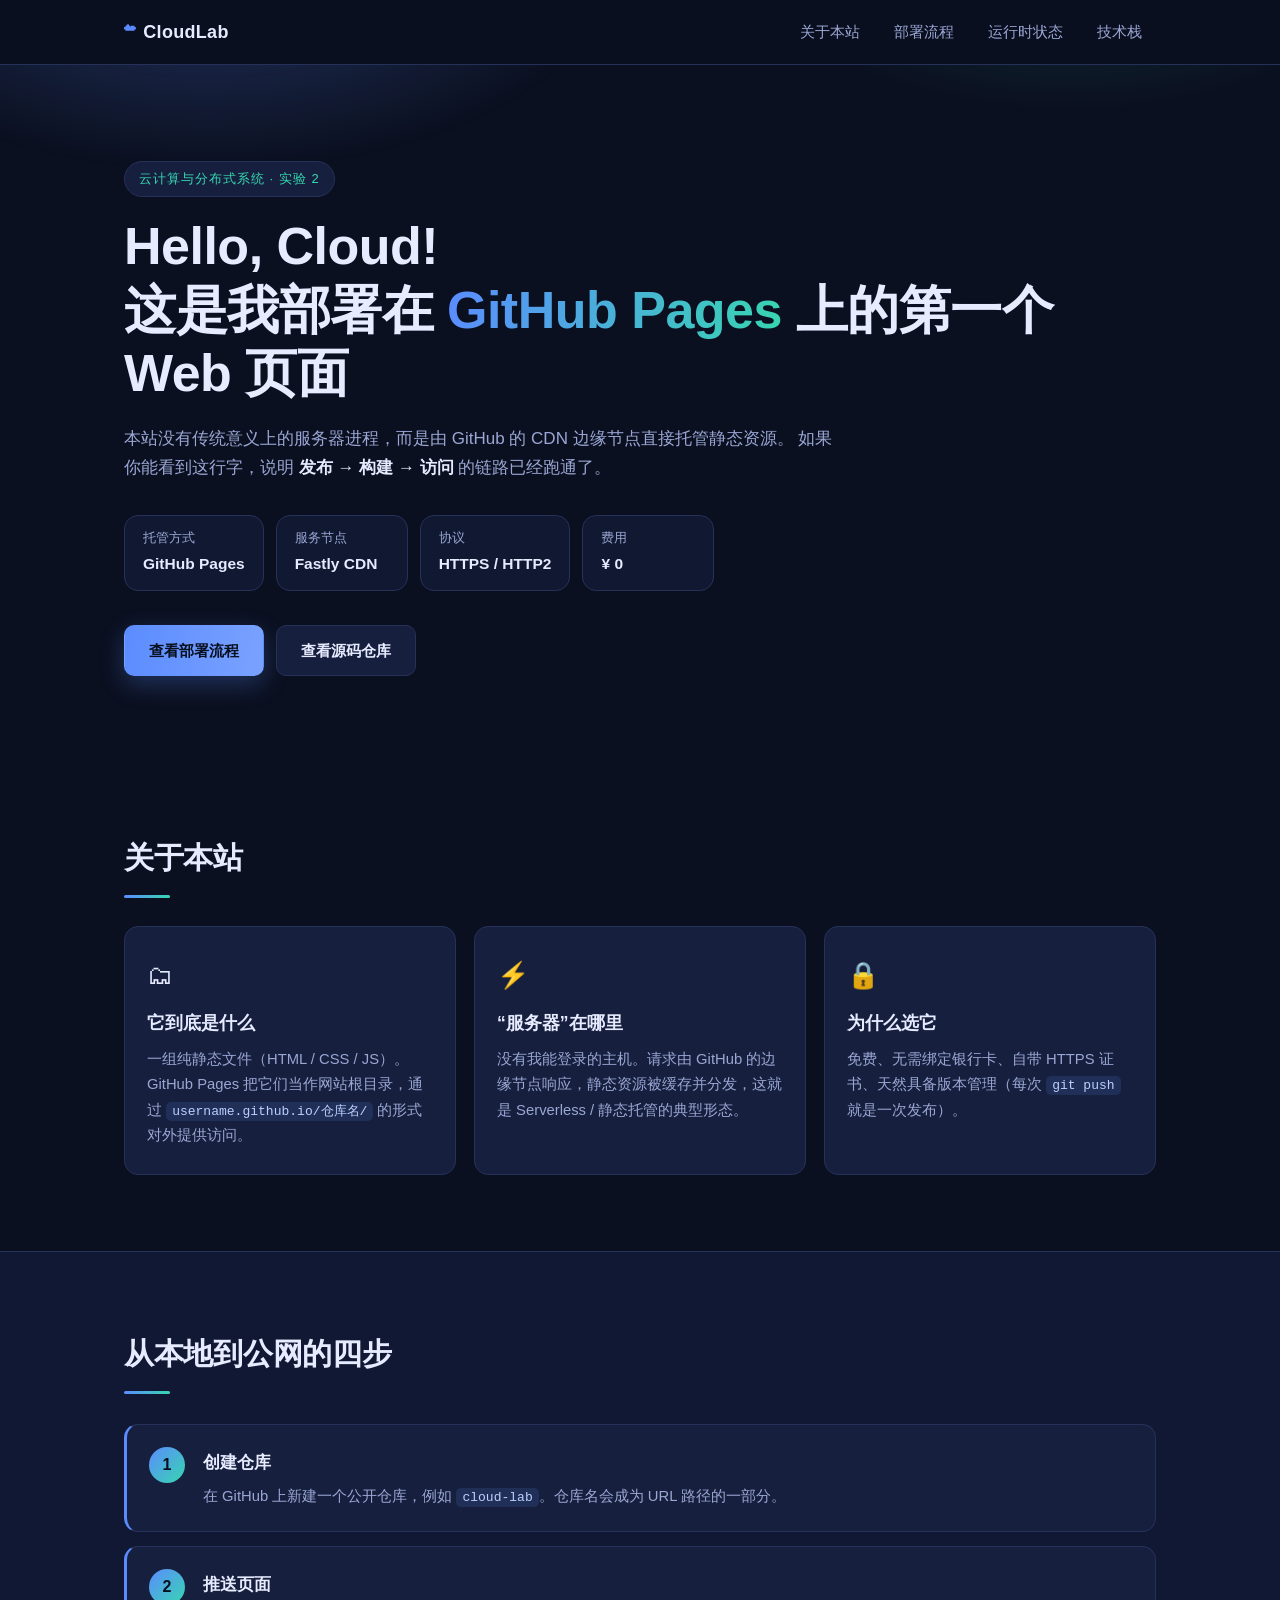
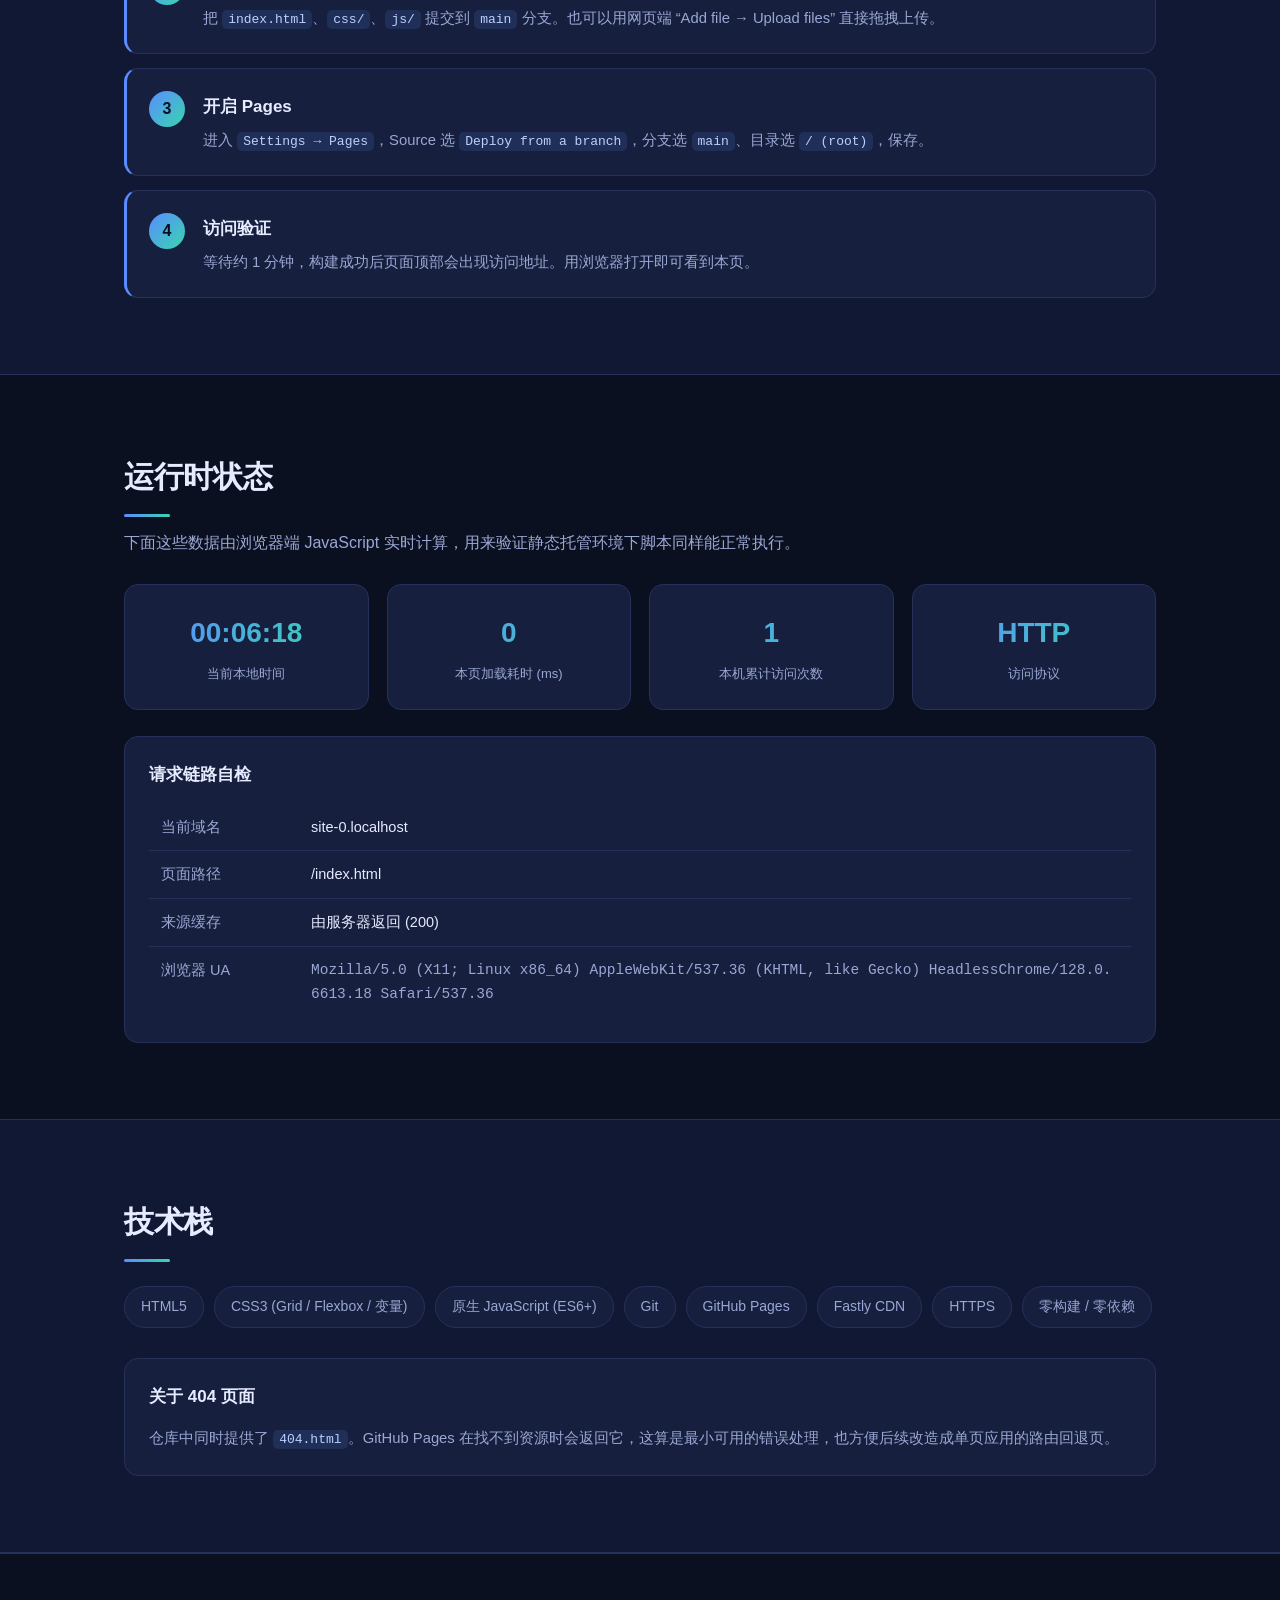
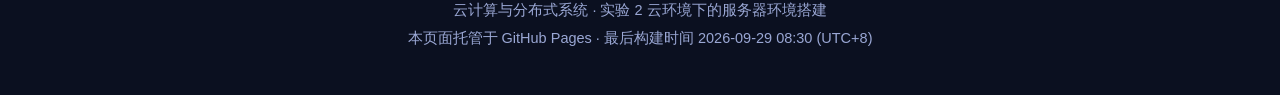
<file: index.html>
<!DOCTYPE html>
<html lang="zh-CN">
<head>
<meta charset="UTF-8">
<meta name="viewport" content="width=device-width, initial-scale=1">
<title>我的第一个云端 Web 服务 | 云计算与分布式系统 实验2</title>
<meta name="description" content="云计算与分布式系统 实验2：基于 GitHub Pages 搭建的静态 Web 服务器演示页面。">
<link rel="stylesheet" href="css/style.css">
<link rel="icon" href="data:image/svg+xml,<svg xmlns='http://www.w3.org/2000/svg' viewBox='0 0 100 100'><text y='.9em' font-size='90'>☁️</text></svg>">
</head>
<body>

<header class="site-header">
  <nav class="nav container">
    <a class="brand" href="#top"><span class="brand-mark">☁</span> CloudLab</a>
    <ul class="nav-links">
      <li><a href="#about">关于本站</a></li>
      <li><a href="#pipeline">部署流程</a></li>
      <li><a href="#runtime">运行时状态</a></li>
      <li><a href="#stack">技术栈</a></li>
    </ul>
  </nav>
</header>

<main id="top">

  <section class="hero">
    <div class="container">
      <p class="eyebrow">云计算与分布式系统 · 实验 2</p>
      <h1>Hello, Cloud!<br>这是我部署在 <span class="accent">GitHub Pages</span> 上的第一个 Web 页面</h1>
      <p class="lead">
        本站没有传统意义上的服务器进程，而是由 GitHub 的 CDN 边缘节点直接托管静态资源。
        如果你能看到这行字，说明 <strong>发布 → 构建 → 访问</strong> 的链路已经跑通了。
      </p>
      <div class="hero-meta">
        <div class="meta-item"><span class="meta-k">托管方式</span><span class="meta-v">GitHub Pages</span></div>
        <div class="meta-item"><span class="meta-k">服务节点</span><span class="meta-v">Fastly CDN</span></div>
        <div class="meta-item"><span class="meta-k">协议</span><span class="meta-v">HTTPS / HTTP2</span></div>
        <div class="meta-item"><span class="meta-k">费用</span><span class="meta-v">¥ 0</span></div>
      </div>
      <div class="hero-actions">
        <a class="btn btn-primary" href="#pipeline">查看部署流程</a>
        <a class="btn btn-ghost" id="repoLink" href="#" target="_blank" rel="noopener">查看源码仓库</a>
      </div>
    </div>
  </section>

  <section id="about" class="section">
    <div class="container">
      <h2 class="section-title">关于本站</h2>
      <div class="grid grid-3">
        <article class="card">
          <div class="card-icon">🗂</div>
          <h3>它到底是什么</h3>
          <p>一组纯静态文件（HTML / CSS / JS）。GitHub Pages 把它们当作网站根目录，通过 <code>username.github.io/仓库名/</code> 的形式对外提供访问。</p>
        </article>
        <article class="card">
          <div class="card-icon">⚡</div>
          <h3>“服务器”在哪里</h3>
          <p>没有我能登录的主机。请求由 GitHub 的边缘节点响应，静态资源被缓存并分发，这就是 Serverless / 静态托管的典型形态。</p>
        </article>
        <article class="card">
          <div class="card-icon">🔒</div>
          <h3>为什么选它</h3>
          <p>免费、无需绑定银行卡、自带 HTTPS 证书、天然具备版本管理（每次 <code>git push</code> 就是一次发布）。</p>
        </article>
      </div>
    </div>
  </section>

  <section id="pipeline" class="section section-alt">
    <div class="container">
      <h2 class="section-title">从本地到公网的四步</h2>
      <ol class="steps">
        <li class="step">
          <span class="step-no">1</span>
          <div>
            <h3>创建仓库</h3>
            <p>在 GitHub 上新建一个公开仓库，例如 <code>cloud-lab</code>。仓库名会成为 URL 路径的一部分。</p>
          </div>
        </li>
        <li class="step">
          <span class="step-no">2</span>
          <div>
            <h3>推送页面</h3>
            <p>把 <code>index.html</code>、<code>css/</code>、<code>js/</code> 提交到 <code>main</code> 分支。也可以用网页端 “Add file → Upload files” 直接拖拽上传。</p>
          </div>
        </li>
        <li class="step">
          <span class="step-no">3</span>
          <div>
            <h3>开启 Pages</h3>
            <p>进入 <code>Settings → Pages</code>，Source 选 <code>Deploy from a branch</code>，分支选 <code>main</code>、目录选 <code>/ (root)</code>，保存。</p>
          </div>
        </li>
        <li class="step">
          <span class="step-no">4</span>
          <div>
            <h3>访问验证</h3>
            <p>等待约 1 分钟，构建成功后页面顶部会出现访问地址。用浏览器打开即可看到本页。</p>
          </div>
        </li>
      </ol>
    </div>
  </section>

  <section id="runtime" class="section">
    <div class="container">
      <h2 class="section-title">运行时状态</h2>
      <p class="section-desc">下面这些数据由浏览器端 JavaScript 实时计算，用来验证静态托管环境下脚本同样能正常执行。</p>
      <div class="grid grid-4">
        <div class="stat">
          <span class="stat-v" id="statTime">--:--:--</span>
          <span class="stat-k">当前本地时间</span>
        </div>
        <div class="stat">
          <span class="stat-v" id="statLoad">--</span>
          <span class="stat-k">本页加载耗时 (ms)</span>
        </div>
        <div class="stat">
          <span class="stat-v" id="statVisit">--</span>
          <span class="stat-k">本机累计访问次数</span>
        </div>
        <div class="stat">
          <span class="stat-v" id="statProto">--</span>
          <span class="stat-k">访问协议</span>
        </div>
      </div>

      <div class="panel">
        <h3>请求链路自检</h3>
        <table class="tbl">
          <tbody>
            <tr><th>当前域名</th><td id="infoHost">—</td></tr>
            <tr><th>页面路径</th><td id="infoPath">—</td></tr>
            <tr><th>来源缓存</th><td id="infoCache">—</td></tr>
            <tr><th>浏览器 UA</th><td id="infoUA" class="mono">—</td></tr>
          </tbody>
        </table>
      </div>
    </div>
  </section>

  <section id="stack" class="section section-alt">
    <div class="container">
      <h2 class="section-title">技术栈</h2>
      <div class="tags">
        <span class="tag">HTML5</span>
        <span class="tag">CSS3 (Grid / Flexbox / 变量)</span>
        <span class="tag">原生 JavaScript (ES6+)</span>
        <span class="tag">Git</span>
        <span class="tag">GitHub Pages</span>
        <span class="tag">Fastly CDN</span>
        <span class="tag">HTTPS</span>
        <span class="tag">零构建 / 零依赖</span>
      </div>
      <div class="panel note">
        <h3>关于 404 页面</h3>
        <p>仓库中同时提供了 <code>404.html</code>。GitHub Pages 在找不到资源时会返回它，这算是最小可用的错误处理，也方便后续改造成单页应用的路由回退页。</p>
      </div>
    </div>
  </section>

</main>

<footer class="site-footer">
  <div class="container">
    <p>云计算与分布式系统 · 实验 2 云环境下的服务器环境搭建</p>
    <p class="muted">本页面托管于 GitHub Pages · 最后构建时间 <span id="buildTime">—</span></p>
  </div>
</footer>

<script src="js/main.js"></script>
</body>
</html>
</file>
<file: css/style.css>
:root {
  --bg: #0b1020;
  --bg-alt: #111834;
  --card: #161f3d;
  --line: #26315a;
  --text: #e6ebff;
  --muted: #9aa7d4;
  --accent: #5b8cff;
  --accent-2: #37d6b0;
  --radius: 14px;
  --maxw: 1080px;
}

* { box-sizing: border-box; }

html { scroll-behavior: smooth; }

body {
  margin: 0;
  background: var(--bg);
  color: var(--text);
  font-family: -apple-system, BlinkMacSystemFont, "Segoe UI", "PingFang SC",
               "Hiragino Sans GB", "Microsoft YaHei", sans-serif;
  line-height: 1.7;
  -webkit-font-smoothing: antialiased;
}

.container {
  width: 100%;
  max-width: var(--maxw);
  margin: 0 auto;
  padding: 0 24px;
}

/* ---------- header ---------- */
.site-header {
  position: sticky;
  top: 0;
  z-index: 50;
  background: rgba(11, 16, 32, 0.85);
  backdrop-filter: blur(10px);
  border-bottom: 1px solid var(--line);
}

.nav {
  display: flex;
  align-items: center;
  justify-content: space-between;
  height: 64px;
  gap: 16px;
}

.brand {
  display: flex;
  align-items: center;
  gap: 8px;
  font-weight: 700;
  font-size: 18px;
  color: var(--text);
  text-decoration: none;
  letter-spacing: 0.3px;
}

.brand-mark { color: var(--accent); font-size: 22px; }

.nav-links {
  display: flex;
  gap: 6px;
  margin: 0;
  padding: 0;
  list-style: none;
  flex-wrap: wrap;
}

.nav-links a {
  display: block;
  padding: 8px 14px;
  border-radius: 999px;
  color: var(--muted);
  text-decoration: none;
  font-size: 14.5px;
  transition: color .18s, background .18s;
}

.nav-links a:hover { color: var(--text); background: var(--card); }

/* ---------- hero ---------- */
.hero {
  position: relative;
  padding: 96px 0 80px;
  overflow: hidden;
}

.hero::before {
  content: "";
  position: absolute;
  inset: -40% -10% auto -10%;
  height: 520px;
  background:
    radial-gradient(600px 320px at 22% 30%, rgba(91, 140, 255, .32), transparent 70%),
    radial-gradient(520px 300px at 78% 22%, rgba(55, 214, 176, .22), transparent 70%);
  filter: blur(6px);
  pointer-events: none;
}

.hero .container { position: relative; }

.eyebrow {
  display: inline-block;
  margin: 0 0 18px;
  padding: 6px 14px;
  border: 1px solid var(--line);
  border-radius: 999px;
  background: var(--card);
  color: var(--accent-2);
  font-size: 13px;
  letter-spacing: 1px;
}

.hero h1 {
  margin: 0 0 20px;
  font-size: clamp(30px, 5.4vw, 52px);
  line-height: 1.22;
  letter-spacing: -0.5px;
}

.accent {
  background: linear-gradient(100deg, var(--accent), var(--accent-2));
  -webkit-background-clip: text;
  background-clip: text;
  color: transparent;
}

.lead {
  margin: 0 0 32px;
  max-width: 720px;
  color: var(--muted);
  font-size: 17px;
}

.lead strong { color: var(--text); font-weight: 600; }

.hero-meta {
  display: flex;
  flex-wrap: wrap;
  gap: 12px;
  margin-bottom: 34px;
}

.meta-item {
  display: flex;
  flex-direction: column;
  gap: 2px;
  padding: 12px 18px;
  border: 1px solid var(--line);
  border-radius: var(--radius);
  background: rgba(22, 31, 61, .6);
  min-width: 132px;
}

.meta-k { color: var(--muted); font-size: 12.5px; }
.meta-v { font-weight: 600; font-size: 15.5px; }

.hero-actions { display: flex; flex-wrap: wrap; gap: 12px; }

.btn {
  display: inline-block;
  padding: 12px 24px;
  border-radius: 10px;
  font-size: 15px;
  font-weight: 600;
  text-decoration: none;
  border: 1px solid transparent;
  transition: transform .15s, box-shadow .15s, background .15s;
}

.btn:active { transform: translateY(1px); }

.btn-primary {
  background: linear-gradient(100deg, var(--accent), #7aa2ff);
  color: #08101f;
  box-shadow: 0 8px 24px rgba(91, 140, 255, .28);
}

.btn-primary:hover { box-shadow: 0 12px 30px rgba(91, 140, 255, .4); }

.btn-ghost {
  border-color: var(--line);
  color: var(--text);
  background: var(--card);
}

.btn-ghost:hover { border-color: var(--accent); }

/* ---------- sections ---------- */
.section { padding: 76px 0; }

.section-alt {
  background: var(--bg-alt);
  border-top: 1px solid var(--line);
  border-bottom: 1px solid var(--line);
}

.section-title {
  margin: 0 0 12px;
  font-size: clamp(23px, 3vw, 30px);
  letter-spacing: -0.3px;
}

.section-title::after {
  content: "";
  display: block;
  width: 46px;
  height: 3px;
  margin-top: 12px;
  border-radius: 2px;
  background: linear-gradient(90deg, var(--accent), var(--accent-2));
}

.section-desc { margin: 0 0 28px; color: var(--muted); max-width: 720px; }

.grid { display: grid; gap: 18px; }
.grid-3 { grid-template-columns: repeat(3, 1fr); margin-top: 28px; }
.grid-4 { grid-template-columns: repeat(4, 1fr); margin-top: 28px; }

.card {
  padding: 26px 22px;
  border: 1px solid var(--line);
  border-radius: var(--radius);
  background: var(--card);
  transition: transform .18s, border-color .18s;
}

.card:hover { transform: translateY(-4px); border-color: var(--accent); }

.card-icon { font-size: 26px; margin-bottom: 12px; }

.card h3 { margin: 0 0 8px; font-size: 17.5px; }

.card p { margin: 0; color: var(--muted); font-size: 14.8px; }

code {
  padding: 2px 6px;
  border-radius: 5px;
  background: rgba(91, 140, 255, .14);
  color: #bcd0ff;
  font-family: "SFMono-Regular", Consolas, "Liberation Mono", Menlo, monospace;
  font-size: 0.88em;
}

/* ---------- steps ---------- */
.steps {
  margin: 30px 0 0;
  padding: 0;
  list-style: none;
  display: grid;
  gap: 14px;
}

.step {
  display: flex;
  gap: 18px;
  align-items: flex-start;
  padding: 22px;
  border: 1px solid var(--line);
  border-left: 3px solid var(--accent);
  border-radius: var(--radius);
  background: var(--card);
}

.step-no {
  flex: 0 0 36px;
  height: 36px;
  display: grid;
  place-items: center;
  border-radius: 50%;
  background: linear-gradient(135deg, var(--accent), var(--accent-2));
  color: #08101f;
  font-weight: 700;
}

.step h3 { margin: 2px 0 6px; font-size: 17px; }
.step p { margin: 0; color: var(--muted); font-size: 14.8px; }

/* ---------- stats ---------- */
.stat {
  padding: 24px 18px;
  border: 1px solid var(--line);
  border-radius: var(--radius);
  background: var(--card);
  text-align: center;
}

.stat-v {
  display: block;
  font-size: 28px;
  font-weight: 700;
  font-variant-numeric: tabular-nums;
  background: linear-gradient(100deg, var(--accent), var(--accent-2));
  -webkit-background-clip: text;
  background-clip: text;
  color: transparent;
}

.stat-k {
  display: block;
  margin-top: 6px;
  color: var(--muted);
  font-size: 13px;
}

.panel {
  margin-top: 26px;
  padding: 24px;
  border: 1px solid var(--line);
  border-radius: var(--radius);
  background: var(--card);
}

.panel h3 { margin: 0 0 14px; font-size: 17px; }
.panel p { margin: 0; color: var(--muted); font-size: 14.8px; }

.tbl { width: 100%; border-collapse: collapse; }

.tbl th, .tbl td {
  padding: 11px 12px;
  text-align: left;
  border-bottom: 1px solid var(--line);
  font-size: 14.5px;
  vertical-align: top;
}

.tbl th {
  width: 150px;
  color: var(--muted);
  font-weight: 500;
  white-space: nowrap;
}

.tbl tr:last-child th, .tbl tr:last-child td { border-bottom: none; }

.tbl td { color: var(--text); word-break: break-all; }

.mono {
  font-family: "SFMono-Regular", Consolas, "Liberation Mono", Menlo, monospace;
  font-size: 13px;
  color: var(--muted) !important;
}

/* ---------- tags ---------- */
.tags { display: flex; flex-wrap: wrap; gap: 10px; margin-top: 24px; }

.tag {
  padding: 8px 16px;
  border: 1px solid var(--line);
  border-radius: 999px;
  background: var(--card);
  color: var(--muted);
  font-size: 14px;
  transition: color .18s, border-color .18s;
}

.tag:hover { color: var(--text); border-color: var(--accent-2); }

.note { margin-top: 30px; }

/* ---------- footer ---------- */
.site-footer {
  padding: 40px 0;
  border-top: 1px solid var(--line);
  text-align: center;
}

.site-footer p { margin: 4px 0; font-size: 14.5px; color: var(--muted); }
.muted { color: #6f7cae; font-size: 13px; }

/* ---------- responsive ---------- */
@media (max-width: 900px) {
  .grid-3 { grid-template-columns: 1fr; }
  .grid-4 { grid-template-columns: repeat(2, 1fr); }
}

@media (max-width: 640px) {
  .nav { height: auto; padding: 12px 0; flex-direction: column; align-items: flex-start; }
  .nav-links { width: 100%; }
  .nav-links a { padding: 6px 10px; font-size: 13.5px; }
  .hero { padding: 60px 0 52px; }
  .section { padding: 54px 0; }
  .grid-4 { grid-template-columns: 1fr 1fr; }
  .step { flex-direction: column; gap: 12px; }
  .tbl th { width: 96px; }
}
</file>
